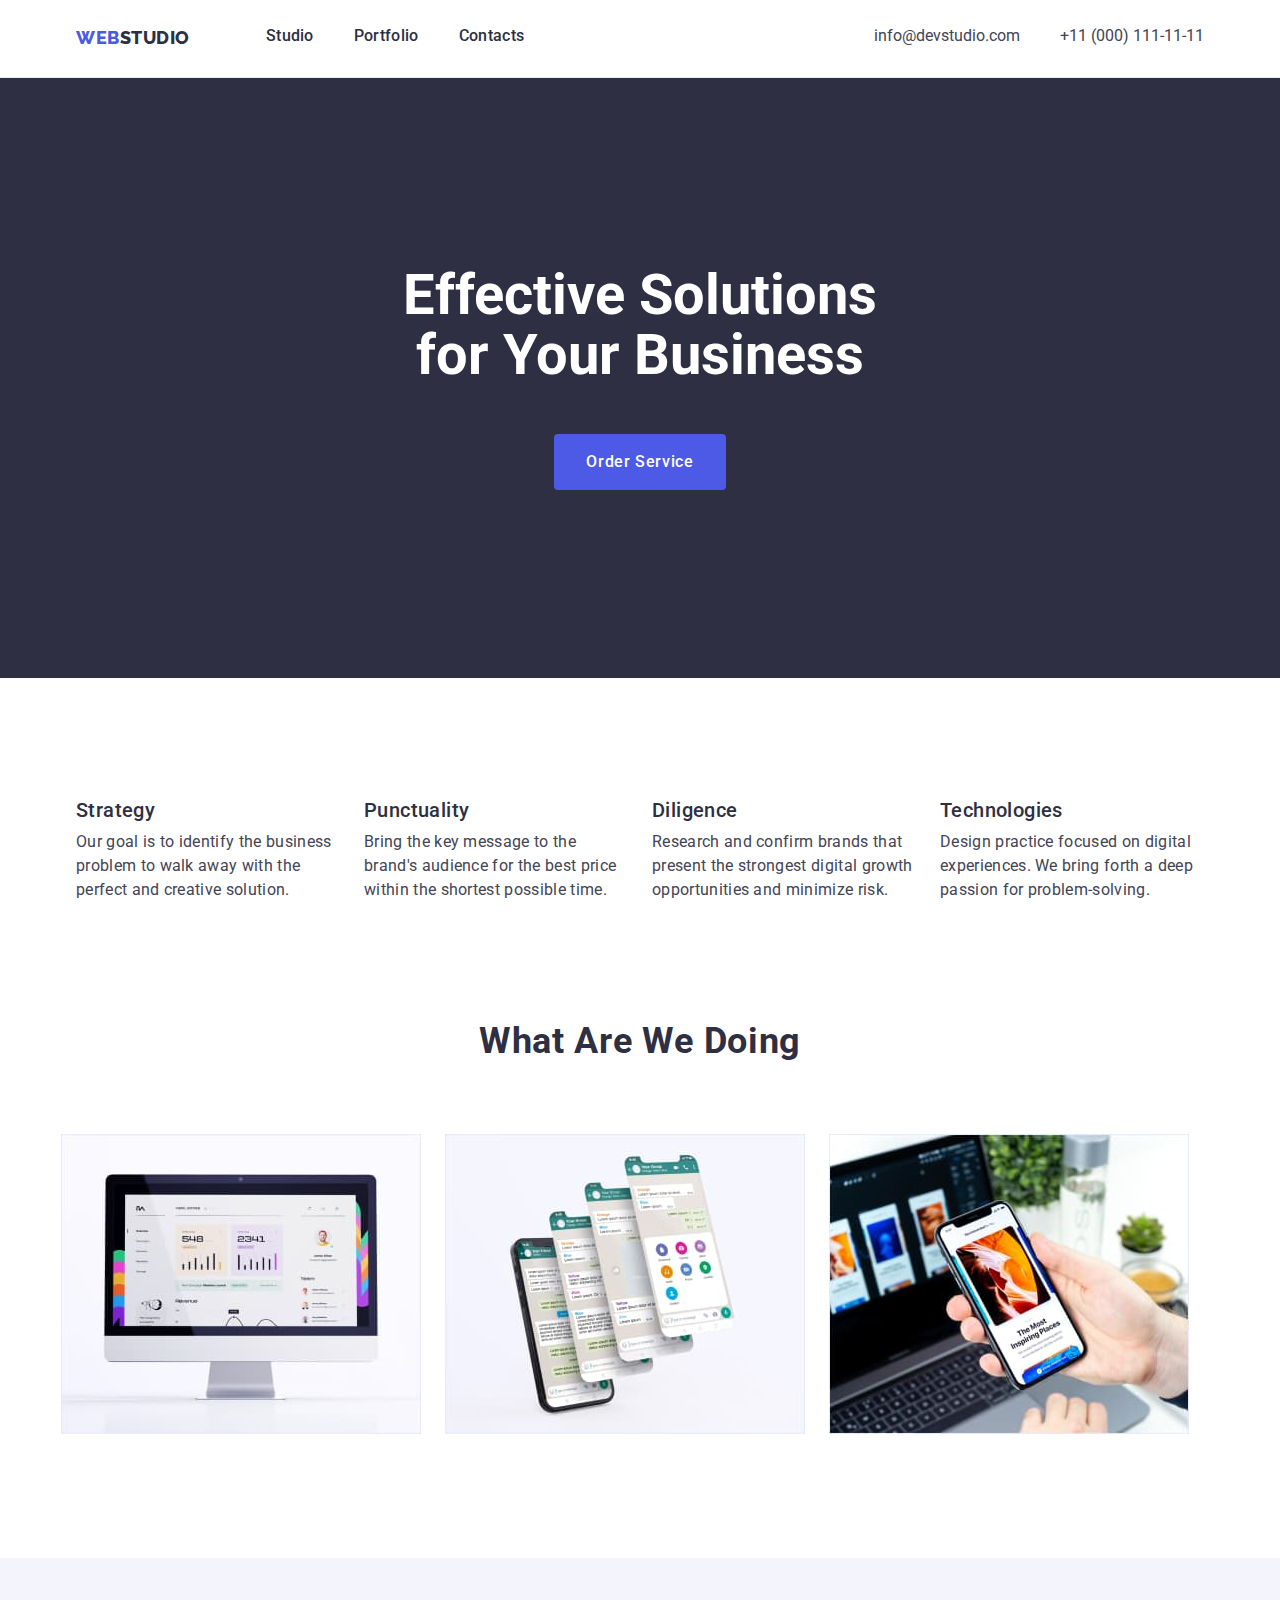
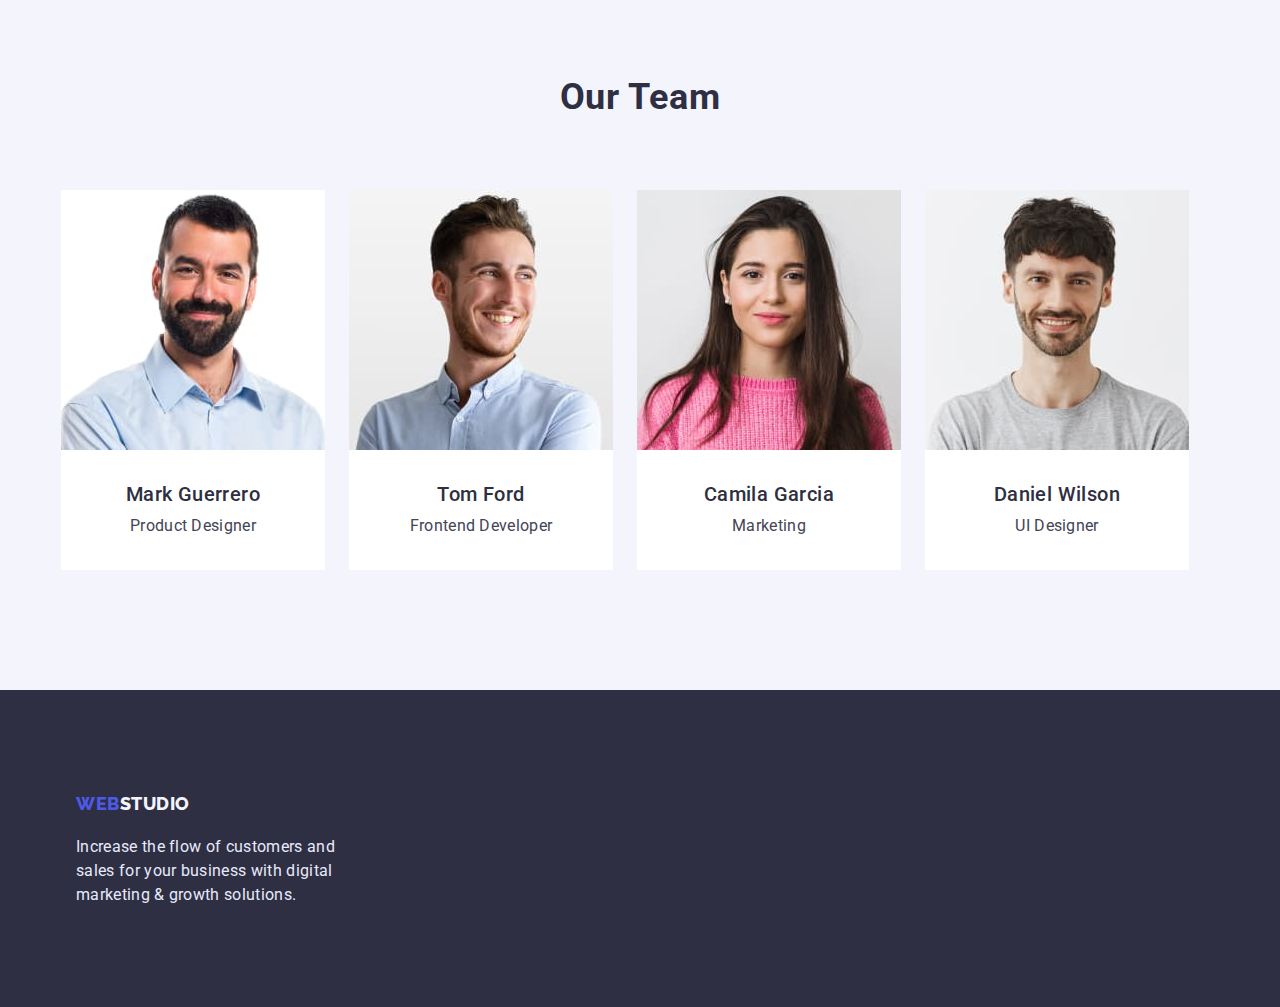
<file: index.html>
<!DOCTYPE html>
<html lang="en">
  <head>
    <title>WebStudio</title>
    <link rel="preconnect" href="https://fonts.googleapis.com" />
    <link rel="preconnect" href="https://fonts.gstatic.com" crossorigin />
    <link
      href="https://fonts.googleapis.com/css2?family=Raleway:wght@800&family=Roboto:wght@400;500;700;900&display=swap"
      rel="stylesheet"
    />
    <link
      rel="stylesheet"
      href="https://cdnjs.cloudflare.com/ajax/libs/modern-normalize/1.1.0/modern-normalize.min.css"
    />
    <link rel="stylesheet" href="css/styles.css" />
  </head>
  <body>
    <header class="page-header">
      <div class="container flex-container">
        <nav class="navigation">
          <a href="./index.html" class="header-logo link"
            >Web<span class="logo-dark">Studio</span></a
          >
          <ul class="list">
            <li>
              <a href="./index.html" class="navigation-link link">Studio</a>
            </li>
            <li>
              <a href="./portfolio.html" class="navigation-link link"
                >Portfolio</a
              >
            </li>
            <li>
              <a href="" class="navigation-link link">Contacts</a>
            </li>
          </ul>
        </nav>
        <address class="address">
          <ul class="list">
            <li>
              <a href="mailto:info@devstudio.com" class="address-email link"
                >info@devstudio.com</a
              >
            </li>
            <li>
              <a href="tel:+110001111111" class="address-phone-nr link"
                >+11 (000) 111-11-11</a
              >
            </li>
          </ul>
        </address>
      </div>
    </header>
    <main>
      <section class="hero section">
        <h1 class="hero-header">Effective Solutions for Your Business</h1>
        <button type="button" class="hero-button pointer">Order Service</button>
      </section>
      <section class="features section">
        <div class="container">
          <h2 class="features-header visually-hidden">Our Features</h2>
          <ul class="list features-list">
            <li>
              <h3 class="features-item">Strategy</h3>
              <p class="feautures-text">
                Our goal is to identify the business problem to walk away with
                the perfect and creative solution.
              </p>
            </li>
            <li>
              <h3 class="features-item">Punctuality</h3>
              <p class="feautures-text">
                Bring the key message to the brand's audience for the best price
                within the shortest possible time.
              </p>
            </li>
            <li>
              <h3 class="features-item">Diligence</h3>
              <p class="feautures-text">
                Research and confirm brands that present the strongest digital
                growth opportunities and minimize risk.
              </p>
            </li>
            <li>
              <h3 class="features-item">Technologies</h3>
              <p class="feautures-text">
                Design practice focused on digital experiences. We bring forth a
                deep passion for problem-solving.
              </p>
            </li>
          </ul>
        </div>
      </section>
      <section class="what-we-do section no-top-padding">
        <div class="container">
          <h2 class="what-we-do-header">What are we doing</h2>
          <ul class="list">
            <li>
              <img src="./images/image-of-imac.jpg" alt="iMac" width="360" />
            </li>
            <li>
              <img
                src="./images/image-of-pages.jpg"
                alt="pages of an app"
                width="360"
              />
            </li>
            <li>
              <img
                src="./images/image-of-iphone.jpg"
                alt="iphone"
                width="360"
              />
            </li>
          </ul>
        </div>
      </section>
      <section class="team section">
        <div class="container">
          <h2 class="team-header">Our Team</h2>
          <ul class="list">
            <li class="team-card">
              <img
                class="no-gap"
                src="./images/product-designer.jpg"
                alt="Product Designer"
                width="264"
              />
              <div class="team-card-wrap">
                <h3 class="team-item">Mark Guerrero</h3>
                <p class="team-text">Product Designer</p>
              </div>
            </li>
            <li class="team-card">
              <img
                class="no-gap"
                src="./images/frontend-developer.jpg"
                alt="Frontend Developer"
                width="264"
              />
              <div class="team-card-wrap">
                <h3 class="team-item">Tom Ford</h3>
                <p class="team-text">Frontend Developer</p>
              </div>
            </li>
            <li class="team-card">
              <img
                class="no-gap"
                src="./images/marketing.jpg"
                alt="Marketing"
                width="264"
              />
              <div class="team-card-wrap">
                <h3 class="team-item">Camila Garcia</h3>
                <p class="team-text">Marketing</p>
              </div>
            </li>
            <li class="team-card">
              <img
                class="no-gap"
                src="./images/ui-designer.jpg"
                alt="UI Designer"
                width="264"
              />
              <div class="team-card-wrap">
                <h3 class="team-item">Daniel Wilson</h3>
                <p class="team-text">UI Designer</p>
              </div>
            </li>
          </ul>
        </div>
      </section>
    </main>
    <footer class="footer">
      <div class="container">
        <a href="./index.html" class="footer-logo link"
          >Web<span class="logo-bright">Studio</span></a
        >
        <p class="footer-text">
          Increase the flow of customers and sales for your business with
          digital marketing & growth solutions.
        </p>
      </div>
    </footer>
  </body>
</html>
</file>
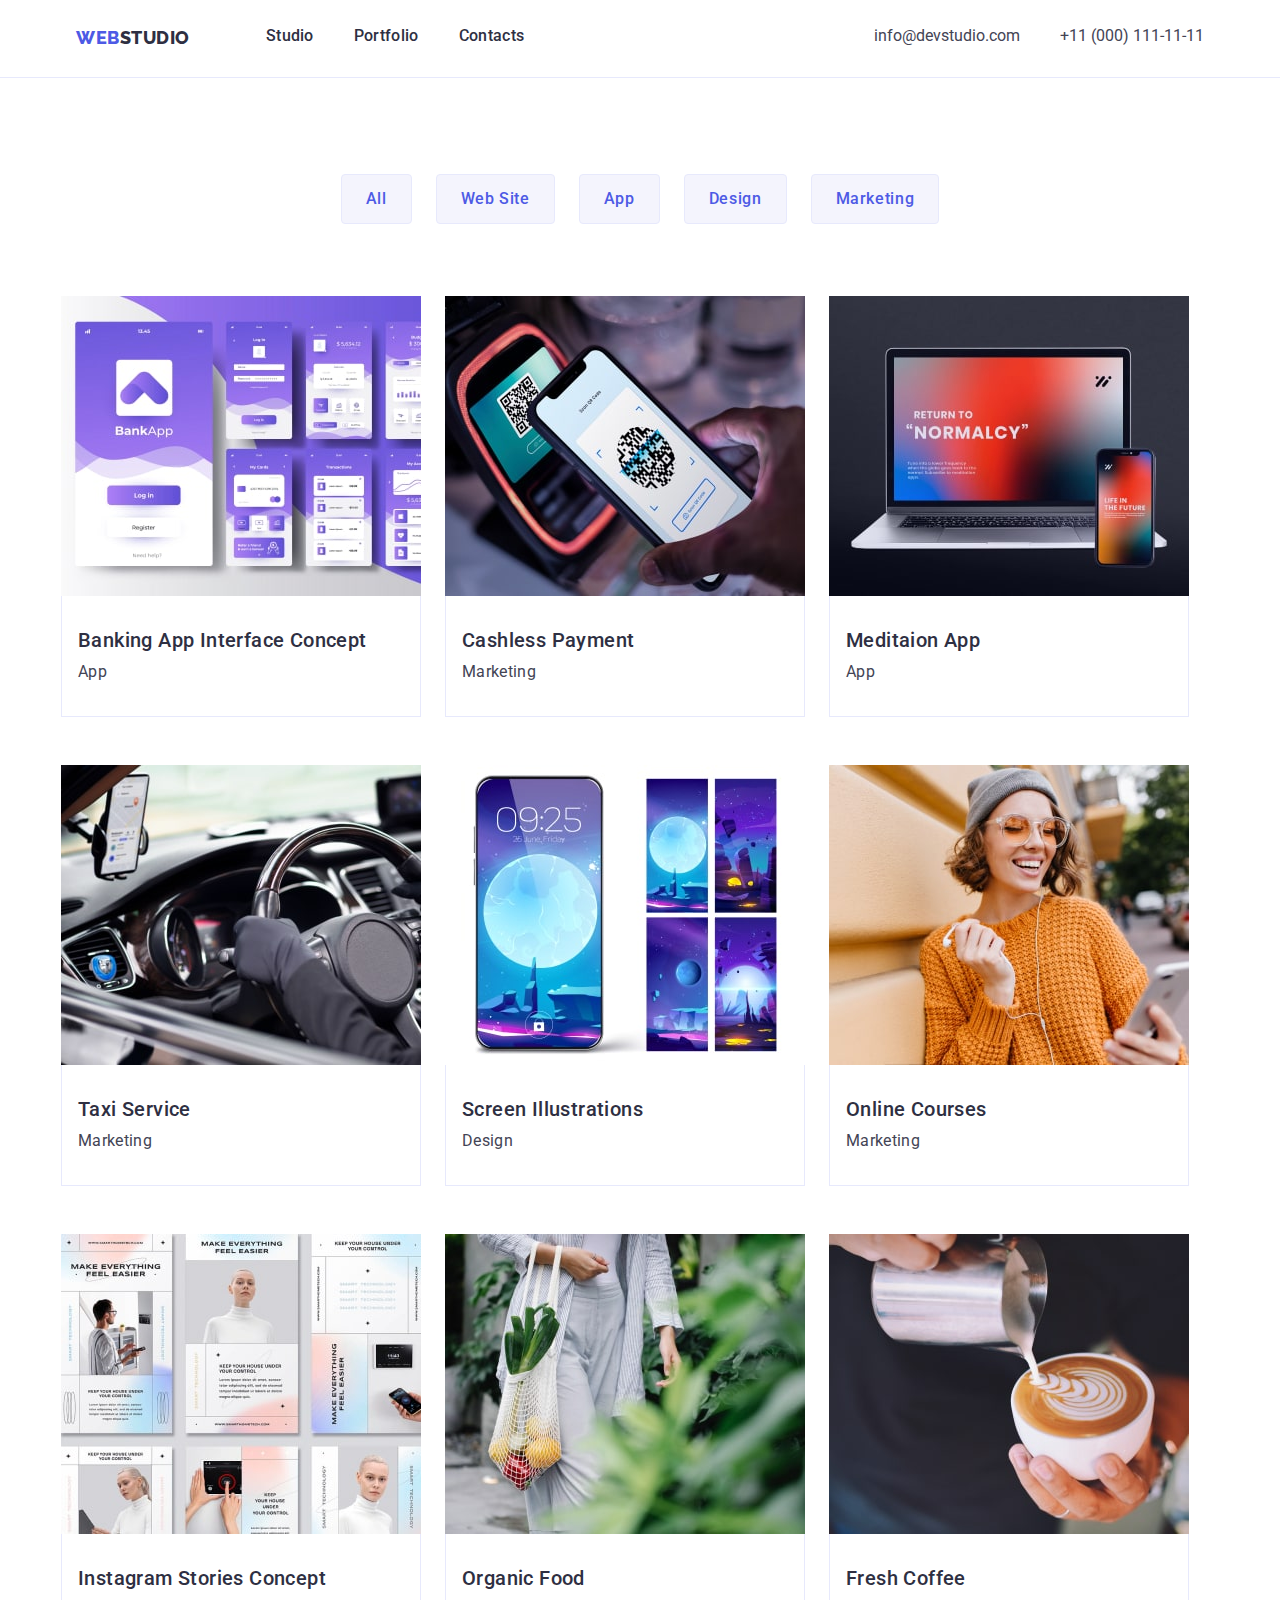
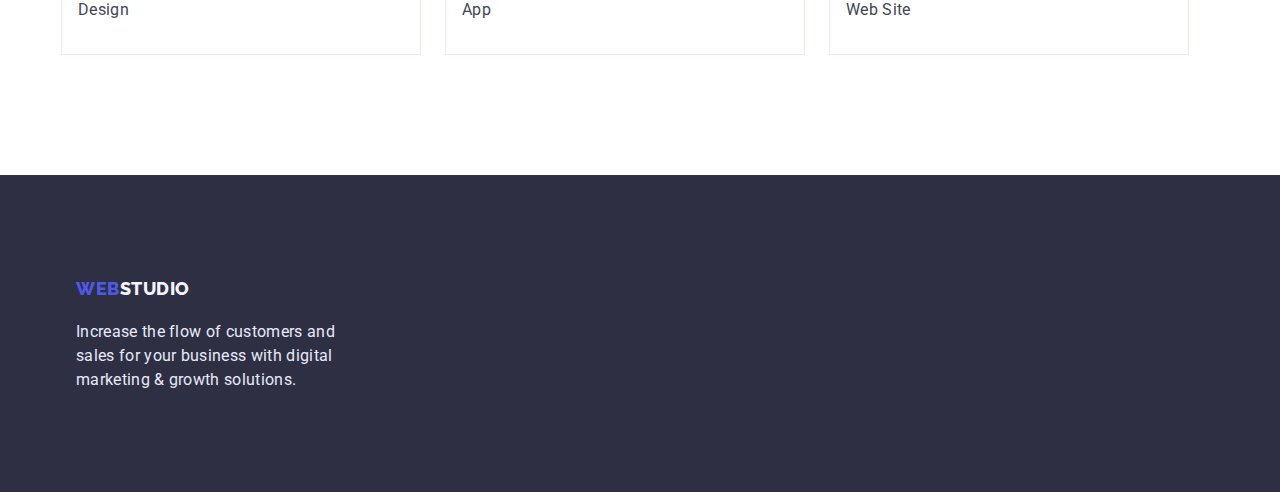
<file: portfolio.html>
<!DOCTYPE html>
<html lang="en">
  <head>
    <title>WebStudio</title>
    <link rel="preconnect" href="https://fonts.googleapis.com" />
    <link rel="preconnect" href="https://fonts.gstatic.com" crossorigin />
    <link
      href="https://fonts.googleapis.com/css2?family=Raleway:wght@800&family=Roboto:wght@400;500;700;900&display=swap"
      rel="stylesheet"
    />
    <link
      rel="stylesheet"
      href="https://cdnjs.cloudflare.com/ajax/libs/modern-normalize/1.1.0/modern-normalize.min.css"
    />
    <link rel="stylesheet" href="css/styles.css" />
  </head>
  <body>
    <header class="page-header">
      <div class="container flex-container">
        <nav class="navigation">
          <a href="./index.html" class="header-logo link"
            >Web<span class="logo-dark">Studio</span></a
          >
          <ul class="list">
            <li>
              <a href="./index.html" class="navigation-link link">Studio</a>
            </li>
            <li>
              <a href="./portfolio.html" class="navigation-link link"
                >Portfolio</a
              >
            </li>
            <li>
              <a href="" class="navigation-link link">Contacts</a>
            </li>
          </ul>
        </nav>
        <address class="address">
          <ul class="list">
            <li>
              <a href="mailto:info@devstudio.com" class="address-email link"
                >info@devstudio.com</a
              >
            </li>
            <li>
              <a href="tel:+110001111111" class="address-phone-nr link"
                >+11 (000) 111-11-11</a
              >
            </li>
          </ul>
        </address>
      </div>
    </header>
    <main>
      <section class="section portfolio">
        <div class="container">
          <h1 class="visually-hidden">Portfolio</h1>
          <!-- Filter Buttons -->
          <ul class="list filter-list">
            <li>
              <button type="button" class="button-filter pointer">All</button>
            </li>
            <li>
              <button type="button" class="button-filter pointer">
                Web Site
              </button>
            </li>
            <li>
              <button type="button" class="button-filter pointer">App</button>
            </li>
            <li>
              <button type="button" class="button-filter pointer">
                Design
              </button>
            </li>
            <li>
              <button type="button" class="button-filter pointer">
                Marketing
              </button>
            </li>
          </ul>
          <!-- Cards -->
          <ul class="list">
            <li class="portfolio-card">
              <a href="" class="link">
                <img
                  class="no-gap"
                  src="./images-portfolio/banking.jpeg"
                  alt="Banking App Interface Concept"
                  width="360"
                  height="300"
                />
                <div class="portfolio-card-wrap">
                  <h2 class="portfolio-card-header">
                    Banking App Interface Concept
                  </h2>
                  <p class="portfolio-card-text">App</p>
                </div>
              </a>
            </li>
            <li class="portfolio-card">
              <a href="" class="link">
                <img
                  class="no-gap"
                  src="./images-portfolio/cashless.jpeg"
                  alt="Cashless Payment"
                  width="360"
                  height="300"
                />
                <div class="portfolio-card-wrap">
                  <h2 class="portfolio-card-header">Cashless Payment</h2>
                  <p class="portfolio-card-text">Marketing</p>
                </div>
              </a>
            </li>
            <li class="portfolio-card">
              <a href="" class="link">
                <img
                  class="no-gap"
                  src="./images-portfolio/meditation.jpeg"
                  alt="Meditaion App"
                  width="360"
                  height="300"
                />
                <div class="portfolio-card-wrap">
                  <h2 class="portfolio-card-header">Meditaion App</h2>
                  <p class="portfolio-card-text">App</p>
                </div>
              </a>
            </li>
            <li class="portfolio-card">
              <a href="" class="link">
                <img
                  class="no-gap"
                  src="./images-portfolio/taxi-service.jpeg"
                  alt="Taxi Service"
                  width="360"
                  height="300"
                />
                <div class="portfolio-card-wrap">
                  <h2 class="portfolio-card-header">Taxi Service</h2>
                  <p class="portfolio-card-text">Marketing</p>
                </div>
              </a>
            </li>
            <li class="portfolio-card">
              <a href="" class="link">
                <img
                  class="no-gap"
                  src="./images-portfolio/screen.jpeg"
                  alt="Screen Illustrations"
                  width="360"
                  height="300"
                />
                <div class="portfolio-card-wrap">
                  <h2 class="portfolio-card-header">Screen Illustrations</h2>
                  <p class="portfolio-card-text">Design</p>
                </div>
              </a>
            </li>
            <li class="portfolio-card">
              <a href="" class="link">
                <img
                  class="no-gap"
                  src="./images-portfolio/online-courses.jpeg"
                  alt="Online Courses"
                  width="360"
                  height="300"
                />
                <div class="portfolio-card-wrap">
                  <h2 class="portfolio-card-header">Online Courses</h2>
                  <p class="portfolio-card-text">Marketing</p>
                </div>
              </a>
            </li>
            <li class="portfolio-card">
              <a href="" class="link">
                <img
                  class="no-gap"
                  src="./images-portfolio/instagram-stories.jpeg"
                  alt="Instagram Stories Concept"
                  width="360"
                  height="300"
                />
                <div class="portfolio-card-wrap">
                  <h2 class="portfolio-card-header">
                    Instagram Stories Concept
                  </h2>
                  <p class="portfolio-card-text">Design</p>
                </div>
              </a>
            </li>
            <li class="portfolio-card">
              <a href="" class="link">
                <img
                  class="no-gap"
                  src="./images-portfolio/organic-food.jpeg"
                  alt="Organic Food"
                  width="360"
                  height="300"
                />
                <div class="portfolio-card-wrap">
                  <h2 class="portfolio-card-header">Organic Food</h2>
                  <p class="portfolio-card-text">App</p>
                </div>
              </a>
            </li>
            <li class="portfolio-card">
              <a href="" class="link">
                <img
                  class="no-gap"
                  src="./images-portfolio/fresh-coffee.jpeg"
                  alt="Organic Food"
                  width="360"
                  height="300"
                />
                <div class="portfolio-card-wrap">
                  <h2 class="portfolio-card-header">Fresh Coffee</h2>
                  <p class="portfolio-card-text">Web Site</p>
                </div>
              </a>
            </li>
          </ul>
        </div>
      </section>
    </main>
    <footer class="footer">
      <div class="container">
        <a href="./index.html" class="footer-logo link"
          >Web<span class="logo-bright">Studio</span></a
        >
        <p class="footer-text">
          Increase the flow of customers and sales for your business with
          digital marketing & growth solutions.
        </p>
      </div>
    </footer>
  </body>
</html>
</file>
<file: css/styles.css>
/*------------------COLORS---------------------- */
/* --what used for - name in a layout */

:root {
  --primary-brand-iris: #4d5ae5;

  --btn-active-ocean: #404bbf;

  --dark-headings-navy: #2e2f42;

  --body-text-slate: #434455;

  --white: #ffffff;

  --light-background-cloud: #f4f4fd;

  --accent-color-background-cornflower: #e7e9fc;
}

body {
  font-family: 'Roboto', sans-serif;
  color: var(--body-text-slate);
}

.link {
  text-decoration: none;
}
.list {
  list-style: none;
  padding: 0;
  margin: 0;
}
.pointer {
  cursor: pointer;
}

.section {
  padding-top: 120px;
  padding-bottom: 120px;
}
.section.no-top-padding {
  padding-top: 0;
}
.section.portfolio {
  padding-top: 96px;
}

.visually-hidden {
  position: absolute;
  white-space: nowrap;
  width: 1px;
  height: 1px;
  overflow: hidden;
  border: 0;
  padding: 0;
  clip: rect(0 0 0 0);
  clip-path: inset(50%);
  margin: -1px;
}
/* image no gap */
.no-gap {
  display: block;
  max-width: 100%;
  height: auto;
}

.container {
  margin-left: auto;
  margin-right: auto;
  width: 1158px;
}
.flex-container {
  display: flex;
}

/*------------------HEADER---------------------- */

.page-header {
  border-bottom: 1px solid var(--accent-color-background-cornflower);
  padding-top: 24px;
  padding-bottom: 24px;
}
.header-logo {
  font-family: 'Raleway', sans-serif;
  font-style: normal;
  font-weight: 800;
  font-size: 18px;
  line-height: 1.6;
  letter-spacing: 0.03em;
  text-transform: uppercase;
  color: var(--primary-brand-iris);

  padding-left: 15px;
  padding-right: 76px;
}

.logo-dark {
  color: var(--dark-headings-navy);
}

.navigation {
  display: flex;
}
.navigation .list {
  display: flex;
  gap: 40px;
}

.navigation-link {
  font-weight: 500;
  font-size: 16px;
  line-height: 1.5;
  letter-spacing: 0.02em;
  color: var(--dark-headings-navy);
}
.navigation-link:hover,
.navigation-link:focus {
  color: var(--btn-active-ocean);
}

.address {
  margin-left: auto;
  margin-right: 15px;
}

.address .list {
  display: flex;
  gap: 40px;
}

.address-email {
  font-style: normal;
  font-size: 16px;
  line-height: 1.5;
  color: var(--body-text-slate);
}
.address-email:hover,
.address-email:focus {
  color: var(--btn-active-ocean);
}
.address-email:current {
  color: var(--btn-active-ocean);
}

.address-phone-nr {
  font-style: normal;
  font-size: 16px;
  line-height: 1.5;
  color: var(--body-text-slate);
}
.address-phone-nr:hover,
.address-phone-nr:focus {
  color: var(--btn-active-ocean);
}

/*------------------INDEX MAIN---------------------- */

/*---------------------HERO------------------------- */

.hero {
  background-color: var(--dark-headings-navy);
  text-align: center;
  padding-top: 188px;
  padding-bottom: 188px;
}
.hero-header {
  font-weight: 700;
  font-size: 56px;
  line-height: 1.07;
  color: var(--white);

  max-width: 494px;
  margin-top: 0;
  margin-bottom: 48px;
  margin-left: auto;
  margin-right: auto;
}

.hero-button {
  font-family: inherit;
  background-color: var(--primary-brand-iris);
  color: var(--white);
  font-weight: 500;
  font-size: 16px;
  line-height: 1.5;
  border: none;
  border-radius: 4px;
  letter-spacing: 0.04em;
  padding: 16px 32px;
  min-width: 169px;
}
.hero-button:hover,
.hero-button:focus {
  background-color: var(--btn-active-ocean);
  border: none;
}

/*------------------FEATURES---------------------- */

.features {
  display: flex;
}
.features li {
  width: 269px;
  display: inline-block;
}
.features-list {
  display: flex;
  gap: 24px;
  padding-left: 15px;
  padding-right: 15px;
}
.features-item {
  font-weight: 500;
  font-size: 20px;
  line-height: 1.2;
  letter-spacing: 0.02em;
  color: var(--dark-headings-navy);

  margin-top: 0;
  margin-bottom: 8px;
}

.feautures-text {
  font-size: 16px;
  line-height: 1.5;
  letter-spacing: 0.02em;

  margin-top: 0;
  margin-bottom: 0;
}

/*----------------WHAT WE DO SECTION------------------- */

.what-we-do {
}

.what-we-do .list {
  display: flex;
  gap: 24px;
}

.what-we-do-header {
  font-weight: 700;
  font-size: 36px;
  line-height: 1.11;
  text-align: center;
  letter-spacing: 0.02em;
  text-transform: capitalize;
  color: var(--dark-headings-navy);

  margin-top: 0;
  margin-bottom: 72px;
}

/*-----------------OUR TEAM SECTION--------------------- */

.team {
  background-color: var(--light-background-cloud);
}

.team .list {
  display: flex;
  gap: 24px;
}

.team-card {
  background-color: var(--white);
  width: calc((100% - 102px) / 4);
}

.team-header {
  font-weight: 700;
  font-size: 36px;
  line-height: 1.11;
  text-align: center;
  letter-spacing: 0.02em;
  text-transform: capitalize;
  color: var(--dark-headings-navy);
  margin-top: 0;
  margin-bottom: 72px;
}

.team-item {
  font-weight: 500;
  font-size: 20px;
  line-height: 1.2;
  letter-spacing: 0.02em;
  color: var(--dark-headings-navy);

  margin-top: 0;
  margin-bottom: 8px;
}

.team-text {
  font-size: 16px;
  line-height: 1.5;
  letter-spacing: 0.02em;
  margin-top: 0;
  margin-bottom: 0;
}

.team-card-wrap {
  padding-top: 32px;
  padding-bottom: 32px;
  text-align: center;
}
/*------------------FOOTER---------------------- */

.footer {
  background-color: var(--dark-headings-navy);
  padding-top: 100px;
  padding-bottom: 100px;
}

.footer-logo {
  font-family: 'Raleway', sans-serif;
  font-weight: 800;
  font-size: 18px;
  line-height: 1.6;
  letter-spacing: 0.03em;
  text-transform: uppercase;
  color: var(--primary-brand-iris);
}

.logo-bright {
  color: var(--light-background-cloud);
}

.footer-text {
  font-size: 16px;
  line-height: 24px;
  letter-spacing: 0.02em;
  color: var(--accent-color-background-cornflower);

  max-width: 264px;
  margin-top: 16px;
  margin-bottom: 0;
}

.footer .container {
  padding-left: 15px;
}

/*------------------PORTFOLIO MAIN---------------------- */

.portfolio {
}

/*------------------FILTER BUTTONS---------------------- */

.filter {
}

.filter-list {
  margin-bottom: 72px;
  margin-left: auto;
  margin-right: auto;
  justify-content: center;
}

.button-filter {
  font-family: inherit;
  background-color: var(--light-background-cloud);
  font-weight: 500;
  font-size: 16px;
  line-height: 1.5;
  display: flex;
  letter-spacing: 0.04em;
  color: var(--primary-brand-iris);
  border: 1px solid var(--accent-color-background-cornflower);
  border-radius: 4px;
  padding: 12px 24px;
}
.button-filter:hover,
.button-filter:focus {
  background-color: var(--btn-active-ocean);
  color: var(--white);
}

/*-----------------PORTFOLIO CARDS--------------------- */

.portfolio .list {
  display: flex;
  flex-wrap: wrap;
  row-gap: 48px;
  column-gap: 24px;
}
.portfolio-card {
}
.portfolio-card-header {
  font-weight: 500;
  font-size: 20px;
  line-height: 1.2;
  letter-spacing: 0.02em;
  color: var(--dark-headings-navy);

  margin-top: 0;
  margin-bottom: 8px;
}

.portfolio-card-wrap {
  padding-top: 32px;
  padding-bottom: 32px;
  padding-left: 16px;

  border-right: 1px solid var(--accent-color-background-cornflower);
  border-bottom: 1px solid var(--accent-color-background-cornflower);
  border-left: 1px solid var(--accent-color-background-cornflower);
}
.portfolio-card-text {
  font-size: 16px;
  line-height: 1.5;
  letter-spacing: 0.02em;
  color: var(--body-text-slate);

  margin-top: 0;
  margin-bottom: 0;
}
</file>
